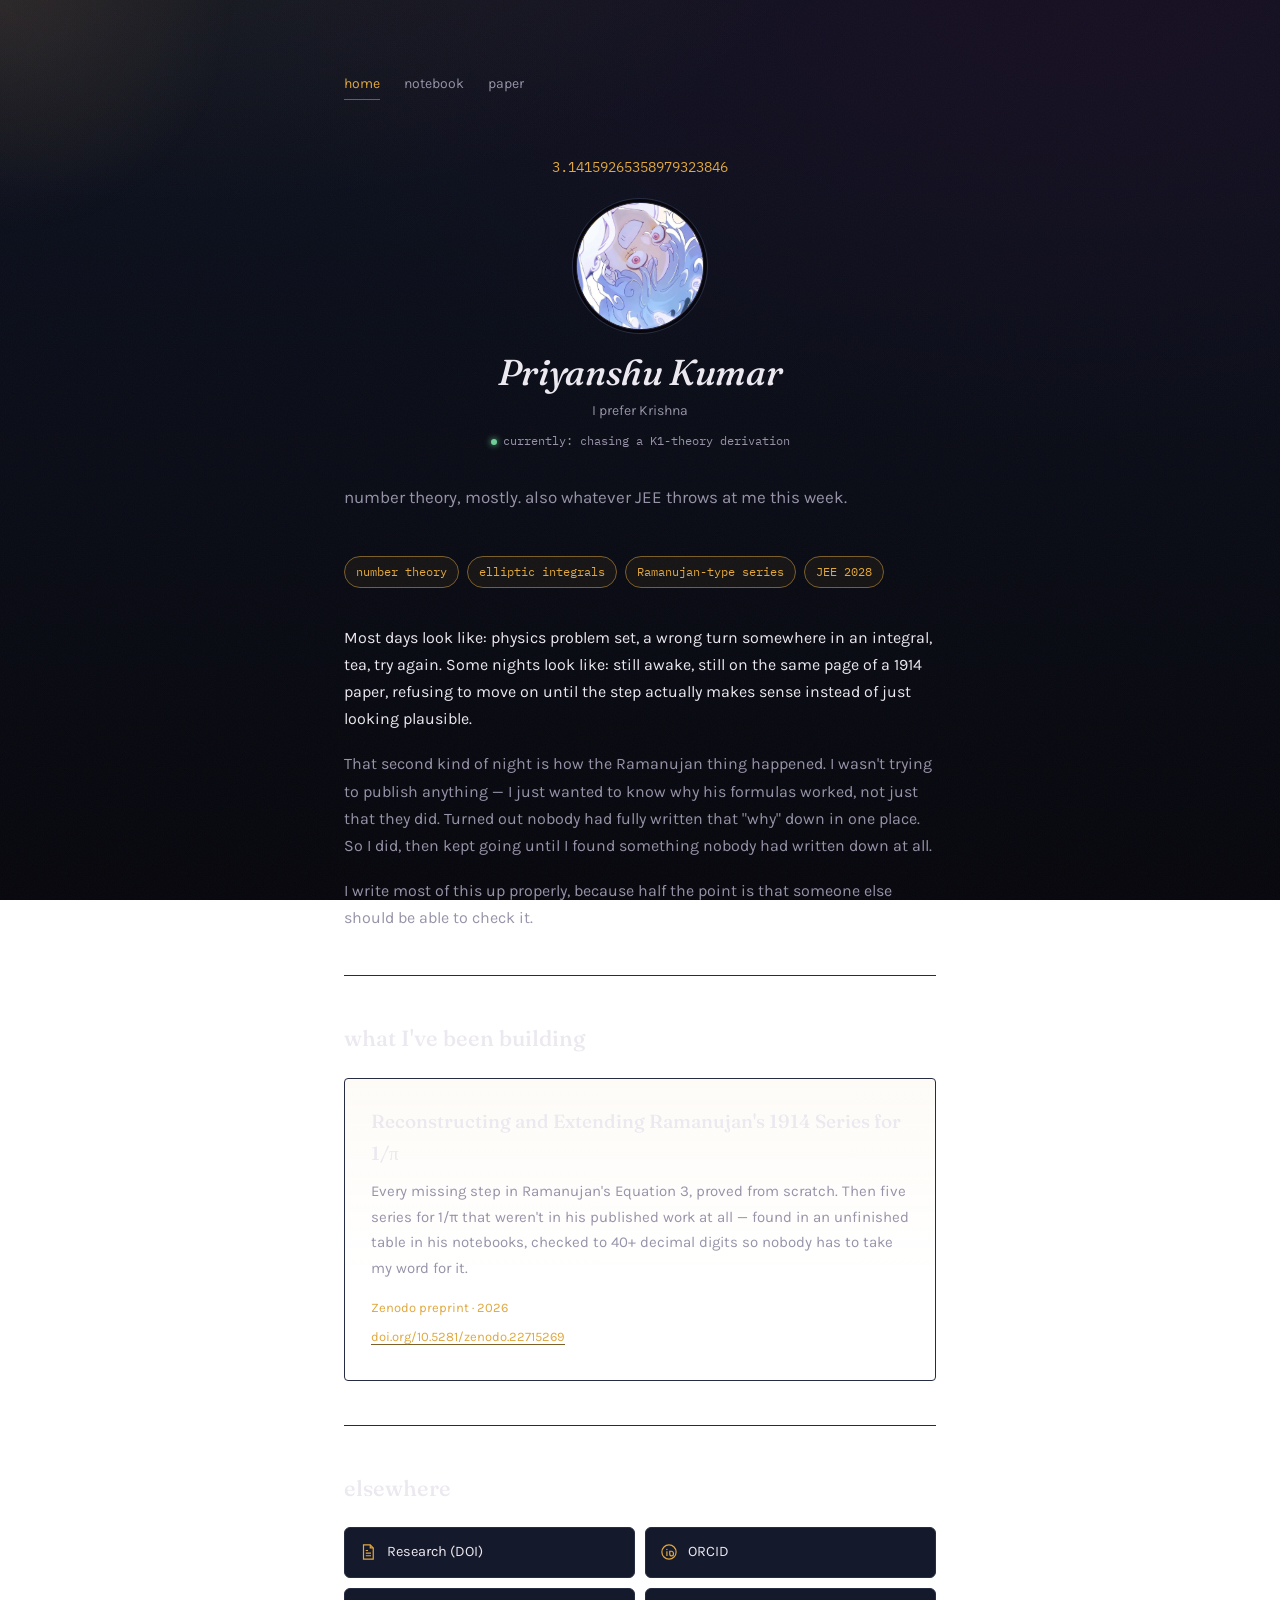
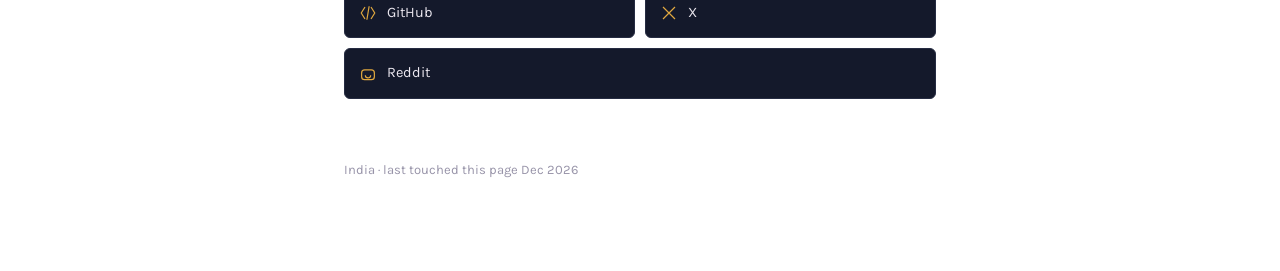
<file: index.html>
<!DOCTYPE html>
<html lang="en">
<head>
<meta charset="UTF-8">
<meta name="viewport" content="width=device-width, initial-scale=1.0">
<title>Priyanshu Kumar</title>
<meta name="description" content="Priyanshu Kumar — independent researcher in number theory. Reconstructing and extending Ramanujan's series for 1/π.">
<link rel="preconnect" href="https://fonts.googleapis.com">
<link rel="preconnect" href="https://fonts.gstatic.com" crossorigin>
<link href="https://fonts.googleapis.com/css2?family=Fraunces:opsz,wght@9..144,400;9..144,500;9..144,600&family=Karla:wght@400;500;600&family=IBM+Plex+Mono:wght@400;500&display=swap" rel="stylesheet">
<link rel="stylesheet" href="styles.css">
</head>
<body>
  <div class="glow" id="glow"></div>
  <div class="wrap">

    <nav class="top">
      <a href="index.html" aria-current="page">home</a>
      <a href="notebook.html">notebook</a>
      <a href="https://doi.org/10.5281/zenodo.22715269">paper</a>
    </nav>

    <div class="mono rise" style="color:var(--accent); font-size:14px; margin-bottom:22px; text-align:center; animation-delay:.05s;" id="heroEq"></div>

    <div class="hero-center rise" style="animation-delay:.1s;">
      <div class="avatar" id="avatar"></div>
      <h1 id="siteName" style="font-size:36px;"></h1>
      <p class="nickname" id="siteNickname"></p>
      <span class="status-line" id="siteStatus"></span>
    </div>

    <p class="lede rise" id="siteLede" style="animation-delay:.2s;"></p>

    <div class="pills rise" id="sitePills" style="animation-delay:.25s;"></div>

    <div id="siteBio"></div>

    <hr class="rule">

    <h2 class="rise">what I've been building</h2>
    <div class="tilt-card rise" id="tiltCard">
      <h3 id="paperTitle"></h3>
      <p id="paperDesc"></p>
      <div class="meta">
        <span id="paperMeta"></span>
        <span><a class="doi" id="paperDoi" href="#"></a></span>
      </div>
    </div>

    <hr class="rule">

    <h2 class="rise">elsewhere</h2>
    <ul class="linkgrid rise" id="siteLinks"></ul>

    <footer class="page" id="siteFooter"></footer>
  </div>

<script src="content.js"></script>
<script>
  // ---- render everything from content.js — this is the only script
  // that needs to know about SITE's structure; edit content.js, not this. ----
  (function(){
    document.getElementById('avatar').innerHTML = SITE.photo
      ? '<img src="' + SITE.photo + '" alt="' + SITE.name + '">'
      : SITE.monogram;
    document.getElementById('siteName').textContent = SITE.name;
    document.getElementById('siteNickname').textContent = SITE.nickname;
    document.getElementById('siteStatus').innerHTML = '<span class="dot"></span>' + SITE.status;
    document.getElementById('siteLede').textContent = SITE.lede;

    var pills = document.getElementById('sitePills');
    SITE.pills.forEach(function(p){
      var span = document.createElement('span');
      span.className = 'pill';
      span.textContent = p;
      pills.appendChild(span);
    });

    var bio = document.getElementById('siteBio');
    SITE.bio.forEach(function(text, i){
      var p = document.createElement('p');
      p.className = i === 0 ? 'rise' : 'muted rise';
      p.style.animationDelay = (0.35 + i * 0.1) + 's';
      p.textContent = text;
      bio.appendChild(p);
    });

    document.getElementById('paperTitle').textContent = SITE.featured.title;
    document.getElementById('paperDesc').textContent = SITE.featured.description;
    document.getElementById('paperMeta').textContent = SITE.featured.meta;
    var doiLink = document.getElementById('paperDoi');
    doiLink.href = SITE.featured.doiUrl;
    doiLink.textContent = SITE.featured.doiLabel;

    var linksEl = document.getElementById('siteLinks');
    SITE.links.forEach(function(l){
      var li = document.createElement('li');
      var svg = '<svg width="18" height="18" viewBox="0 0 24 24" fill="none" stroke="currentColor" stroke-width="1.6">' + (ICONS[l.icon] || '') + '</svg>';
      li.innerHTML = '<a href="' + l.url + '">' + svg + ' ' + l.label + '</a>';
      linksEl.appendChild(li);
    });

    document.getElementById('siteFooter').textContent = SITE.location + ' · last touched this page ' +
      new Date().toLocaleDateString('en-US', { month: 'short', year: 'numeric' });
  })();
</script>

<script>
  // ambient cursor glow — one continuous interactive layer instead of
  // scattered one-off hover effects on individual elements
  (function(){
    var glow = document.getElementById('glow');
    var reduced = window.matchMedia('(prefers-reduced-motion: reduce)').matches;
    if(reduced || window.matchMedia('(hover: none)').matches) return;
    window.addEventListener('mousemove', function(e){
      glow.style.transform = 'translate(' + e.clientX + 'px,' + e.clientY + 'px) translate(-50%,-50%)';
    });
  })();

  // subtle tilt on the featured work card, mouse-position driven
  (function(){
    var card = document.getElementById('tiltCard');
    var reduced = window.matchMedia('(prefers-reduced-motion: reduce)').matches;
    if(reduced || window.matchMedia('(hover: none)').matches) return;
    card.addEventListener('mousemove', function(e){
      var r = card.getBoundingClientRect();
      var x = (e.clientX - r.left) / r.width - 0.5;
      var y = (e.clientY - r.top) / r.height - 0.5;
      card.style.transform = 'perspective(600px) rotateY(' + (x*4) + 'deg) rotateX(' + (-y*4) + 'deg)';
    });
    card.addEventListener('mouseleave', function(){
      card.style.transform = 'perspective(600px) rotateY(0) rotateX(0)';
    });
  })();

  // hero: pi digits typed once on load, subject-grounded rather than decorative
  (function(){
    var el = document.getElementById('heroEq');
    var digits = "3.14159265358979323846";
    var reduced = window.matchMedia('(prefers-reduced-motion: reduce)').matches;
    if(reduced){ el.textContent = "π"; return; }
    var i = 0;
    function tick(){
      if(i <= digits.length){ el.textContent = digits.slice(0, i); i++; setTimeout(tick, 40); }
    }
    setTimeout(tick, 350);
  })();
</script>
</body>
</html>
</file>
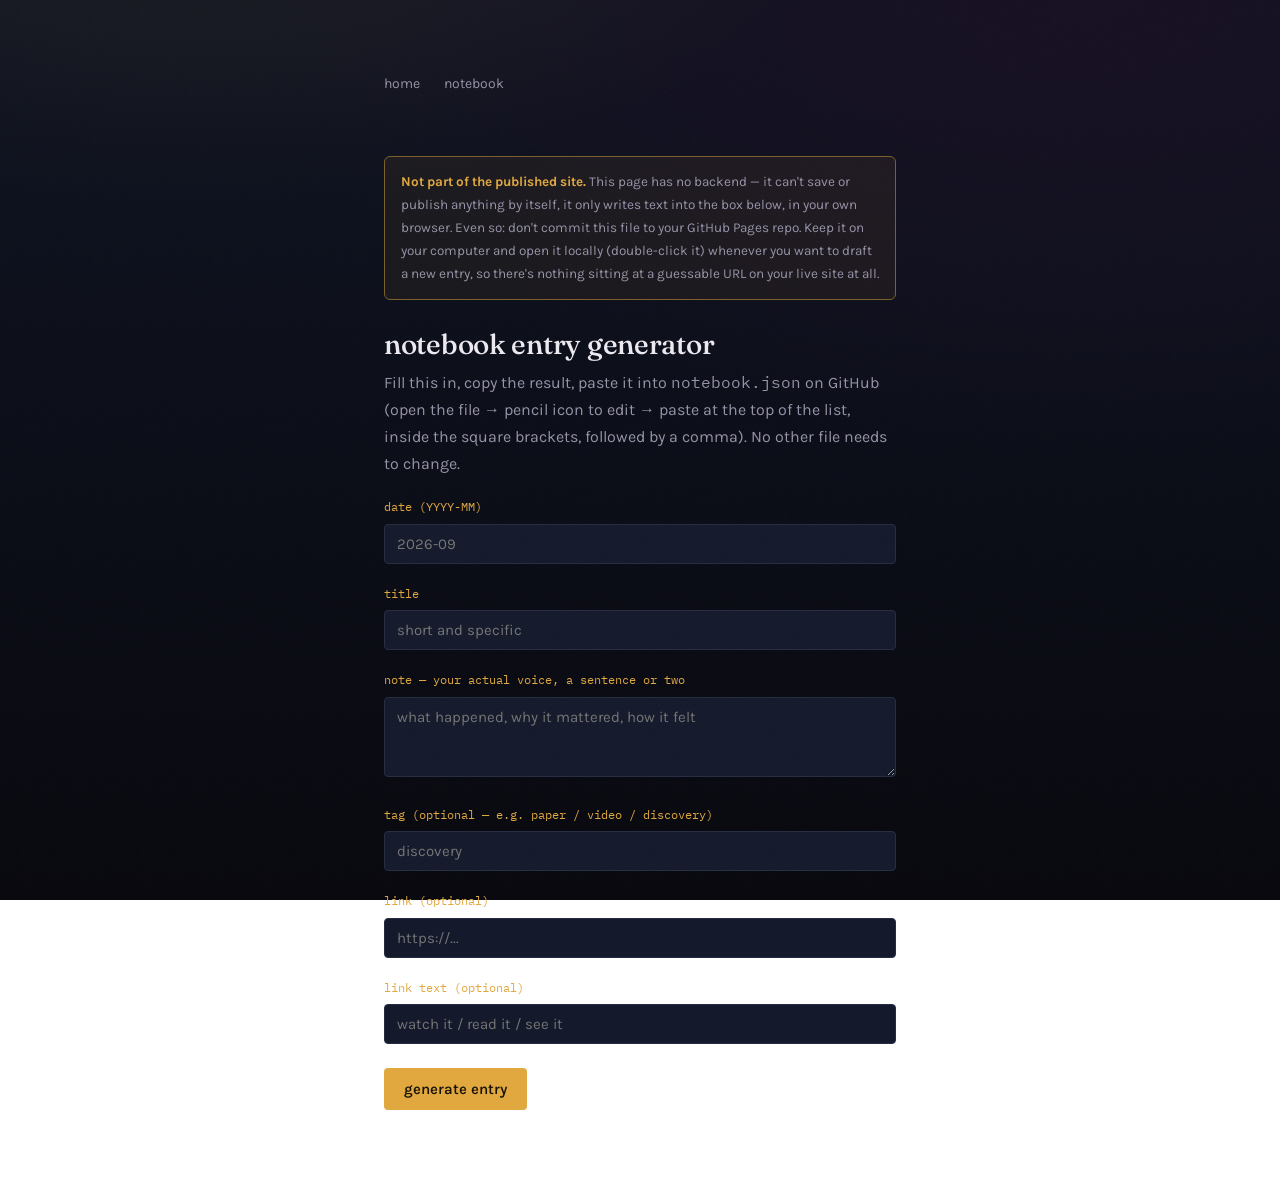
<file: admin.html>
<!DOCTYPE html>
<html lang="en">
<head>
<meta charset="UTF-8">
<meta name="viewport" content="width=device-width, initial-scale=1.0">
<title>admin — notebook entry generator</title>
<link rel="preconnect" href="https://fonts.googleapis.com">
<link rel="preconnect" href="https://fonts.gstatic.com" crossorigin>
<link href="https://fonts.googleapis.com/css2?family=Fraunces:opsz,wght@9..144,500&family=Karla:wght@400;500;600&family=IBM+Plex+Mono:wght@400;500&display=swap" rel="stylesheet">
<link rel="stylesheet" href="styles.css">
<style>
  label{ display:block; font-family:'IBM Plex Mono',monospace; font-size:12px; color:var(--accent); margin: 20px 0 6px; }
  input, textarea{
    width:100%; background:var(--panel); border:1px solid var(--hairline); color:var(--text);
    font-family:'Karla',sans-serif; font-size:15px; padding:10px 12px; border-radius:4px;
  }
  textarea{ min-height:80px; resize:vertical; }
  button{
    margin-top:24px; background:var(--accent); color:#1a1206; border:none;
    font-family:'Karla',sans-serif; font-weight:600; font-size:15px; padding:12px 20px;
    border-radius:4px; cursor:pointer;
  }
  button:hover{ background:var(--glow); }
  pre{
    margin-top:28px; background:var(--bg-deep); border:1px solid var(--hairline); border-radius:4px;
    padding:16px; font-family:'IBM Plex Mono',monospace; font-size:13px; white-space:pre-wrap;
    word-break:break-word; color:var(--text);
  }
  .copybtn{ margin-top:10px; background:transparent; border:1px solid var(--hairline); color:var(--muted); font-weight:400; }
  .copybtn:hover{ background:var(--panel); color:var(--text); }
</style>
</head>
<body>
  <div class="wrap" style="max-width:560px;">
    <nav class="top"><a href="index.html">home</a><a href="notebook.html">notebook</a></nav>

    <div style="border:1px solid var(--accent-dim); background:rgba(224,168,63,0.06); border-radius:6px; padding:14px 16px; margin-bottom:28px; font-size:13.5px; color:var(--muted);">
      <strong style="color:var(--accent);">Not part of the published site.</strong> This page has no backend — it can't save or publish anything by itself, it only writes text into the box below, in your own browser. Even so: don't commit this file to your GitHub Pages repo. Keep it on your computer and open it locally (double-click it) whenever you want to draft a new entry, so there's nothing sitting at a guessable URL on your live site at all.
    </div>

    <h1 style="font-size:28px;">notebook entry generator</h1>
    <p class="muted" style="margin-bottom:8px;">Fill this in, copy the result, paste it into <code class="mono">notebook.json</code> on GitHub (open the file → pencil icon to edit → paste at the top of the list, inside the square brackets, followed by a comma). No other file needs to change.</p>

    <label for="date">date (YYYY-MM)</label>
    <input id="date" placeholder="2026-09">

    <label for="title">title</label>
    <input id="title" placeholder="short and specific">

    <label for="note">note — your actual voice, a sentence or two</label>
    <textarea id="note" placeholder="what happened, why it mattered, how it felt"></textarea>

    <label for="tag">tag (optional — e.g. paper / video / discovery)</label>
    <input id="tag" placeholder="discovery">

    <label for="link">link (optional)</label>
    <input id="link" placeholder="https://...">

    <label for="linkText">link text (optional)</label>
    <input id="linkText" placeholder="watch it / read it / see it">

    <button onclick="generate()">generate entry</button>

    <pre id="output" style="display:none;"></pre>
    <button class="copybtn" id="copyBtn" style="display:none;" onclick="copyOut()">copy to clipboard</button>
  </div>

<script>
function generate(){
  var entry = {
    date: document.getElementById('date').value || 'YYYY-MM',
    tag: document.getElementById('tag').value || '',
    title: document.getElementById('title').value || 'untitled',
    note: document.getElementById('note').value || '',
    link: document.getElementById('link').value || '',
    linkText: document.getElementById('linkText').value || ''
  };
  var json = JSON.stringify(entry, null, 2) + ',';
  var out = document.getElementById('output');
  out.textContent = json;
  out.style.display = 'block';
  document.getElementById('copyBtn').style.display = 'inline-block';
}
function copyOut(){
  navigator.clipboard.writeText(document.getElementById('output').textContent);
  var btn = document.getElementById('copyBtn');
  var old = btn.textContent;
  btn.textContent = 'copied';
  setTimeout(function(){ btn.textContent = old; }, 1200);
}
</script>
</body>
</html>
</file>
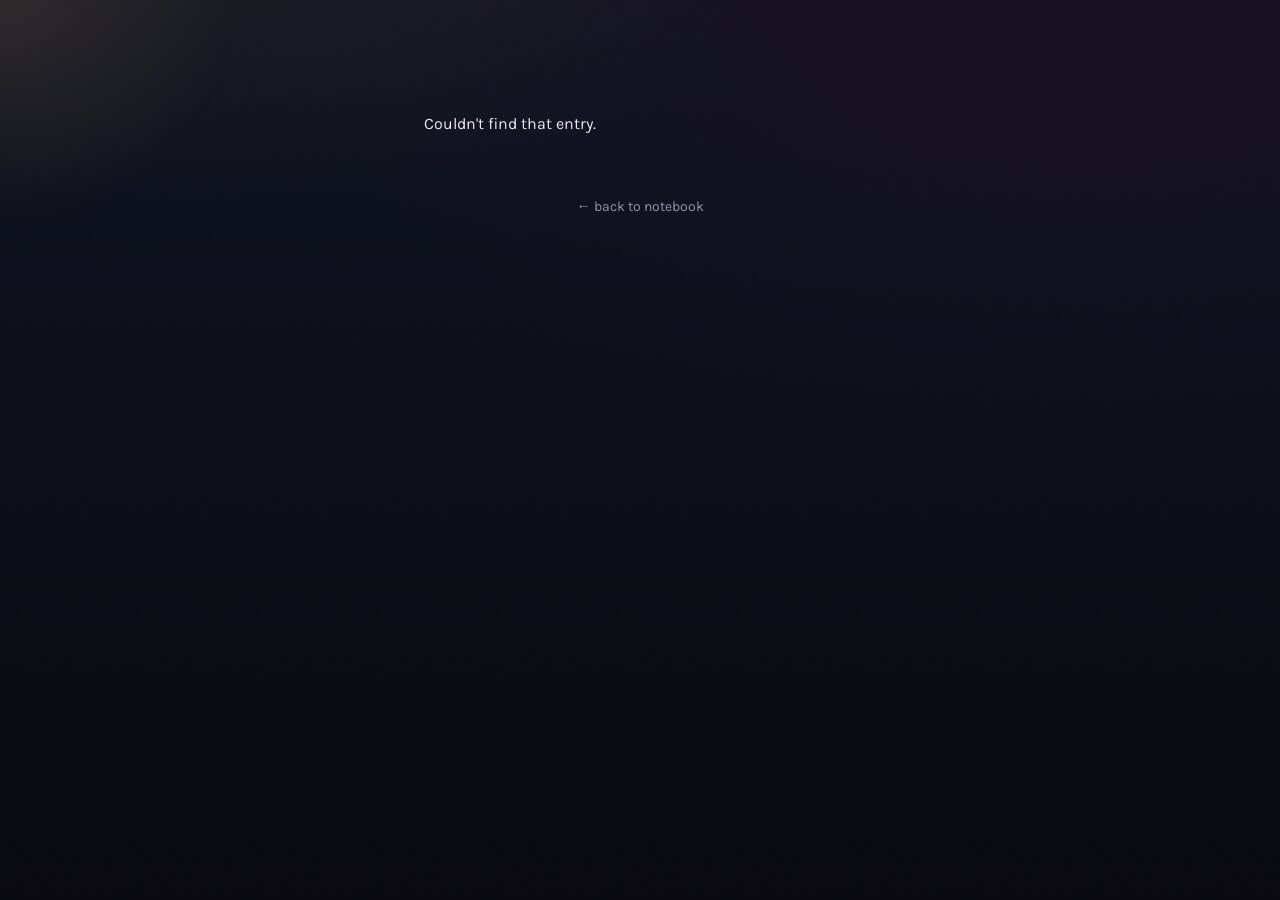
<file: entry.html>
<!DOCTYPE html>
<html lang="en">
<head>
<meta charset="UTF-8">
<meta name="viewport" content="width=device-width, initial-scale=1.0">
<title>Notebook entry — Priyanshu Kumar</title>
<link rel="preconnect" href="https://fonts.googleapis.com">
<link rel="preconnect" href="https://fonts.gstatic.com" crossorigin>
<link href="https://fonts.googleapis.com/css2?family=Fraunces:opsz,wght@9..144,400;9..144,500;9..144,600&family=Karla:wght@400;500;600&family=IBM+Plex+Mono:wght@400;500&display=swap" rel="stylesheet">
<link rel="stylesheet" href="styles.css">
<style>
  /* minimal centered treatment, deliberately simpler than the rest of the site */
  .entry-wrap{
    max-width: 480px;
    margin: 0 auto;
    padding: 110px 24px 90px;
    text-align: center;
    position: relative;
    z-index: 1;
  }
  .entry-wrap .avatar{ margin: 0 auto 28px; width: 56px; height: 56px; font-size: 19px; }
  .entry-wrap .date{ display:block; font-family:'IBM Plex Mono',monospace; font-size:12px; color:var(--accent); margin-bottom: 10px; }
  .entry-wrap .tag{ display:inline-block; font-family:'IBM Plex Mono',monospace; font-size:10.5px; color:var(--accent); border:1px solid var(--accent-dim); border-radius:20px; padding:2px 10px; margin-bottom:16px; }
  .entry-wrap h1{
    font-style: italic;
    font-size: 32px;
    margin-bottom: 24px;
  }
  .entry-wrap p{ color: var(--text); font-size: 16px; text-align: left; }
  .entry-wrap .back{
    display:inline-block; margin-top: 40px; font-size: 14px; color: var(--muted);
    text-decoration:none; border-bottom:1px solid transparent;
  }
  .entry-wrap .back:hover{ color: var(--accent); border-bottom-color: var(--accent-dim); }
</style>
</head>
<body>
  <div class="glow" id="glow"></div>
  <div class="entry-wrap" id="content">
    <p class="muted mono" style="font-size:13px;">loading…</p>
  </div>

<script>
  (function(){
    var glow = document.getElementById('glow');
    var reduced = window.matchMedia('(prefers-reduced-motion: reduce)').matches;
    if(!reduced && !window.matchMedia('(hover: none)').matches){
      window.addEventListener('mousemove', function(e){
        glow.style.transform = 'translate(' + e.clientX + 'px,' + e.clientY + 'px) translate(-50%,-50%)';
      });
    }
  })();

  var params = new URLSearchParams(window.location.search);
  var i = parseInt(params.get('i'), 10);

  fetch('notebook.json')
    .then(function(r){ return r.json(); })
    .then(function(entries){
      var e = entries[i];
      var el = document.getElementById('content');
      if(!e){
        el.innerHTML = '<p class="muted">Couldn\'t find that entry.</p><a class="back" href="notebook.html">← back to notebook</a>';
        return;
      }
      var tagHtml = e.tag ? '<span class="tag">' + e.tag + '</span>' : '';
      var linkHtml = e.link ? '<p style="text-align:center; margin-top:20px;"><a class="back" style="color:var(--accent); border-bottom-color:var(--accent-dim);" href="' + e.link + '">' + (e.linkText || 'link') + ' →</a></p>' : '';
      document.title = e.title + ' — Priyanshu Kumar';
      el.innerHTML =
        '<div class="avatar">PK</div>' +
        '<span class="date">' + e.date + '</span>' +
        tagHtml +
        '<h1 class="serif">' + e.title + '</h1>' +
        '<p>' + e.note + '</p>' +
        linkHtml +
        '<a class="back" href="notebook.html">← back to notebook</a>';
    })
    .catch(function(){
      document.getElementById('content').innerHTML =
        '<p class="muted">notebook.json didn\'t load — open this site through GitHub Pages rather than as a local file.</p><a class="back" href="notebook.html">← back to notebook</a>';
    });
</script>
</body>
</html>
</file>
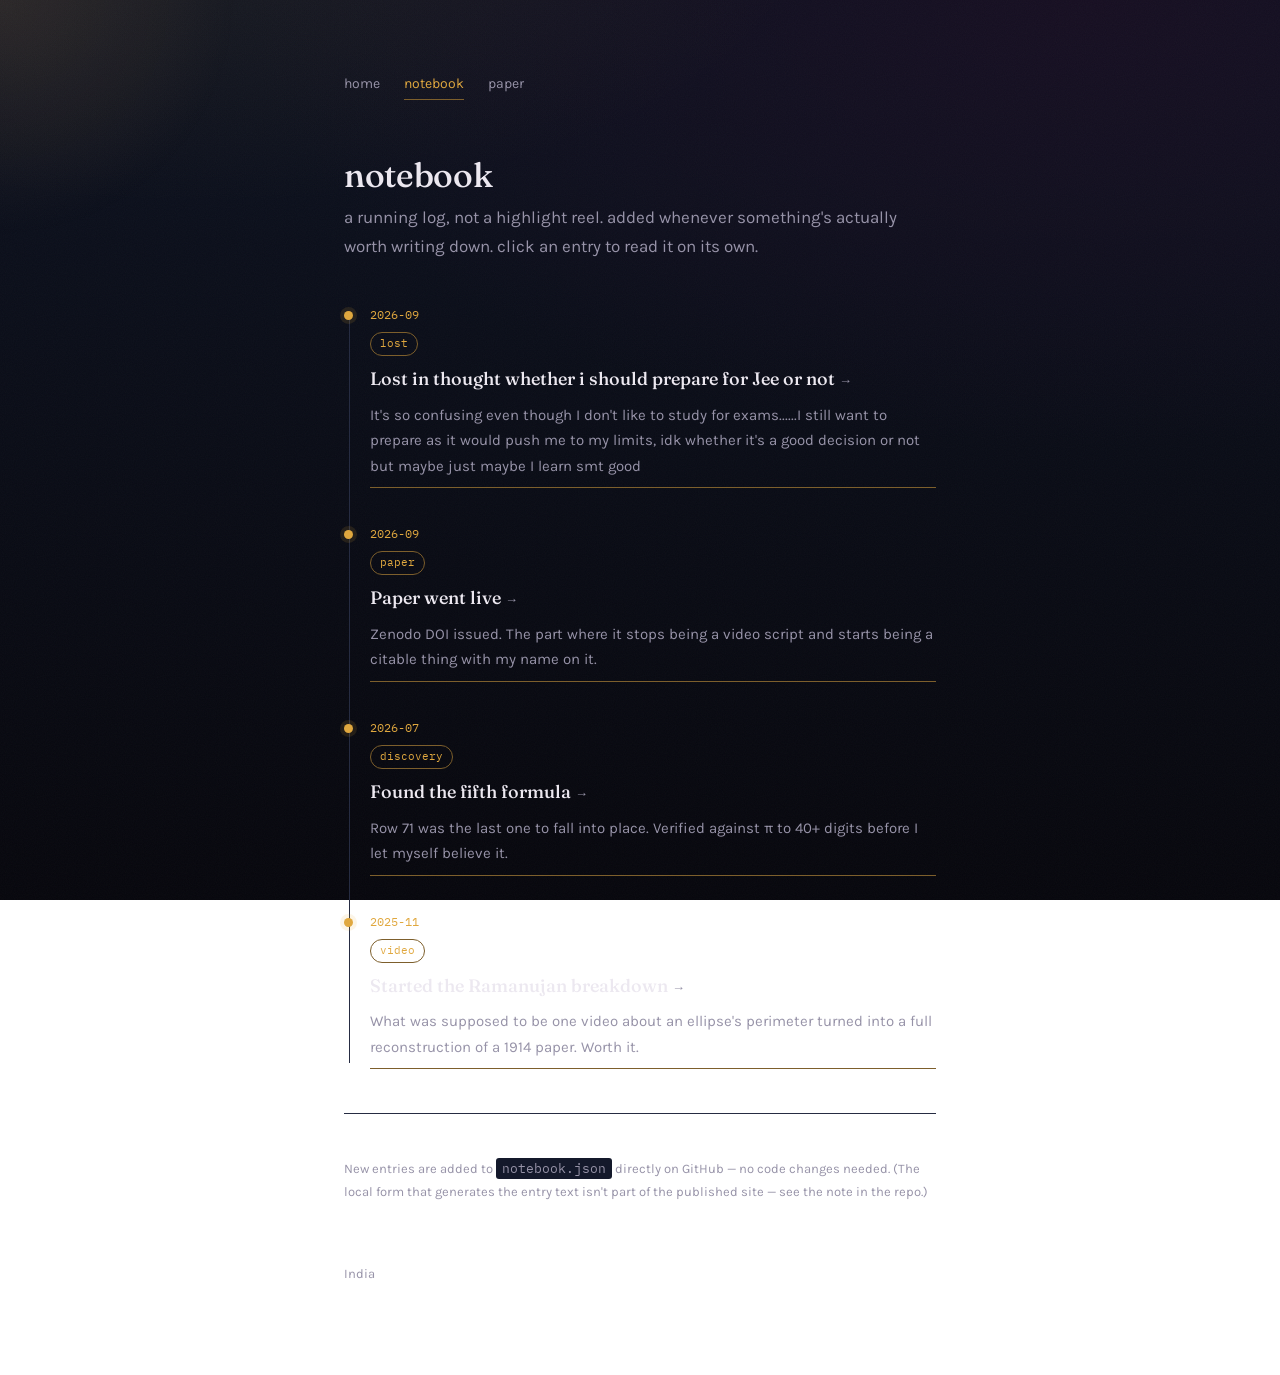
<file: notebook.html>
<!DOCTYPE html>
<html lang="en">
<head>
<meta charset="UTF-8">
<meta name="viewport" content="width=device-width, initial-scale=1.0">
<title>Notebook — Priyanshu Kumar</title>
<link rel="preconnect" href="https://fonts.googleapis.com">
<link rel="preconnect" href="https://fonts.gstatic.com" crossorigin>
<link href="https://fonts.googleapis.com/css2?family=Fraunces:opsz,wght@9..144,400;9..144,500;9..144,600&family=Karla:wght@400;500;600&family=IBM+Plex+Mono:wght@400;500&display=swap" rel="stylesheet">
<link rel="stylesheet" href="styles.css">
<style>
  .entry-link{ display:block; color:inherit; text-decoration:none; }
  .entry-link:hover h3{ color: var(--accent); }
  .entry-link .arrow{ font-size:13px; color: var(--muted); }
</style>
</head>
<body>
  <div class="glow" id="glow"></div>
  <div class="wrap">

    <nav class="top">
      <a href="index.html">home</a>
      <a href="notebook.html" aria-current="page">notebook</a>
      <a href="https://doi.org/10.5281/zenodo.22715269">paper</a>
    </nav>

    <h1 class="rise" style="font-size:34px;">notebook</h1>
    <p class="lede rise" style="animation-delay:.1s;">a running log, not a highlight reel. added whenever something's actually worth writing down. click an entry to read it on its own.</p>

    <div class="timeline" id="timeline">
      <p class="muted mono" style="font-size:13px;">loading…</p>
    </div>

    <hr class="rule">
    <p class="muted" style="font-size:13px;">New entries are added to <code class="mono" style="background:var(--panel); padding:2px 6px; border-radius:3px;">notebook.json</code> directly on GitHub — no code changes needed. (The local form that generates the entry text isn't part of the published site — see the note in the repo.)</p>

    <footer class="page">India</footer>
  </div>

<script>
  (function(){
    var glow = document.getElementById('glow');
    var reduced = window.matchMedia('(prefers-reduced-motion: reduce)').matches;
    if(!reduced && !window.matchMedia('(hover: none)').matches){
      window.addEventListener('mousemove', function(e){
        glow.style.transform = 'translate(' + e.clientX + 'px,' + e.clientY + 'px) translate(-50%,-50%)';
      });
    }
  })();

  fetch('notebook.json')
    .then(function(r){ return r.json(); })
    .then(function(entries){
      var el = document.getElementById('timeline');
      el.innerHTML = '';
      entries.forEach(function(e, i){
        var div = document.createElement('div');
        div.className = 'entry';
        var tagHtml = e.tag ? '<span class="tag">' + e.tag + '</span><br>' : '';
        div.innerHTML =
          '<a class="entry-link" href="entry.html?i=' + i + '">' +
          '<span class="date">' + e.date + '</span>' +
          tagHtml +
          '<h3>' + e.title + ' <span class="arrow">→</span></h3>' +
          '<p>' + e.note + '</p>' +
          '</a>';
        el.appendChild(div);
      });
      var reduced = window.matchMedia('(prefers-reduced-motion: reduce)').matches;
      if(reduced){
        document.querySelectorAll('.entry').forEach(function(x){ x.classList.add('in'); });
        return;
      }
      var io = new IntersectionObserver(function(items){
        items.forEach(function(it){
          if(it.isIntersecting){ it.target.classList.add('in'); io.unobserve(it.target); }
        });
      }, { threshold: 0.15 });
      document.querySelectorAll('.entry').forEach(function(x){ io.observe(x); });
    })
    .catch(function(){
      document.getElementById('timeline').innerHTML =
        '<p class="muted">notebook.json didn\'t load — if you opened this file locally, run a local server instead of double-clicking it (browsers block fetch() on file:// paths). On GitHub Pages this works normally.</p>';
    });
</script>
</body>
</html>
</file>
<file: styles.css>
/* ============================================================
   shared theme — priyanshu kumar
   used by every page. change a value here, it changes everywhere.
   ============================================================ */

:root{
  --bg-a: #170f22;
  --bg-b: #0d1220;
  --bg-deep: #07070d;
  --panel: #14192b;
  --hairline: #262c42;
  --text: #ece8f0;
  --muted: #9793a8;
  --accent: #e0a83f;
  --accent-dim: #7d5f2c;
  --glow: #f2b872;
  --radius: 4px;
}

*{ box-sizing: border-box; }
html{ scroll-behavior: smooth; }

body{
  margin: 0;
  background:
    radial-gradient(ellipse 90% 60% at 15% -10%, rgba(224,168,63,0.07), transparent 55%),
    radial-gradient(ellipse 120% 90% at 85% 0%, var(--bg-a) 0%, transparent 55%),
    linear-gradient(180deg, var(--bg-b) 0%, var(--bg-deep) 100%);
  background-attachment: fixed;
  color: var(--text);
  font-family: 'Karla', sans-serif;
  font-size: 16px;
  line-height: 1.7;
  min-height: 100vh;
  -webkit-font-smoothing: antialiased;
}

.serif{ font-family: 'Fraunces', serif; }
.mono{ font-family: 'IBM Plex Mono', monospace; }

.wrap{
  max-width: 640px;
  margin: 0 auto;
  padding: 72px 24px 90px;
}

@media (max-width: 480px){
  .wrap{ padding: 48px 20px 70px; }
}

/* ---- cursor glow: one ambient interactive layer, not scattered hovers ---- */
.glow{
  position: fixed;
  top: 0; left: 0;
  width: 480px; height: 480px;
  border-radius: 50%;
  background: radial-gradient(circle, rgba(242,184,114,0.10) 0%, transparent 70%);
  pointer-events: none;
  transform: translate(-50%, -50%);
  z-index: 0;
  transition: opacity 0.3s ease;
  will-change: transform;
}
@media (hover: none){ .glow{ display: none; } }

/* ---- nav ---- */
nav.top{
  position: relative;
  z-index: 2;
  display: flex;
  gap: 24px;
  margin-bottom: 56px;
  font-size: 14px;
}
nav.top a{
  color: var(--muted);
  text-decoration: none;
  padding-bottom: 3px;
  border-bottom: 1px solid transparent;
}
nav.top a:hover, nav.top a[aria-current="page"]{
  color: var(--text);
  border-bottom-color: var(--accent-dim);
}
nav.top a[aria-current="page"]{ color: var(--accent); }

/* ---- headings & text ---- */
h1{
  font-family: 'Fraunces', serif;
  font-weight: 500;
  font-size: 42px;
  line-height: 1.15;
  margin: 0 0 8px;
  letter-spacing: -0.01em;
  position: relative;
  z-index: 1;
}
h2{
  font-family: 'Fraunces', serif;
  font-weight: 500;
  font-size: 22px;
  margin: 0 0 20px;
  position: relative;
  z-index: 1;
}
p{ margin: 0 0 18px; color: var(--text); position: relative; z-index: 1; }
p.muted{ color: var(--muted); }
p.lede{ font-size: 17px; color: var(--muted); margin-bottom: 44px; }

.rule{
  border: none;
  border-top: 1px solid var(--hairline);
  margin: 44px 0;
  position: relative;
  z-index: 1;
}

/* ---- fade-up entrance, applied once per element on load ---- */
.rise{
  opacity: 0;
  transform: translateY(10px);
  animation: rise 0.6s ease-out forwards;
}
@keyframes rise{ to{ opacity: 1; transform: translateY(0); } }
@media (prefers-reduced-motion: reduce){
  .rise{ animation: none; opacity: 1; transform: none; }
}

/* ---- links list ---- */
.links{ display: flex; flex-wrap: wrap; padding: 0; margin: 0; list-style: none; position: relative; z-index: 1; }
.links li{ margin: 0 26px 8px 0; }
.links a{
  color: var(--text);
  text-decoration: none;
  font-size: 15px;
  border-bottom: 1px solid transparent;
  transition: border-color 0.15s ease, color 0.15s ease;
}
.links a:hover{ color: var(--accent); border-bottom-color: var(--accent-dim); }

/* ---- featured / tilt card ---- */
.tilt-card{
  border: 1px solid var(--hairline);
  background: linear-gradient(180deg, rgba(224,168,63,0.045), transparent 65%);
  padding: 26px;
  border-radius: var(--radius);
  position: relative;
  z-index: 1;
  transform-style: preserve-3d;
  transition: transform 0.15s ease, border-color 0.2s ease;
}
.tilt-card:hover{ border-color: var(--accent-dim); }
.tilt-card h3{
  font-family: 'Fraunces', serif;
  font-weight: 500;
  font-size: 19px;
  margin: 0 0 10px;
  color: var(--text);
}
.tilt-card p{ font-size: 15px; color: var(--muted); margin-bottom: 16px; }
.tilt-card .meta{ font-size: 13px; color: var(--accent); }
.tilt-card .meta span{ display: block; margin-bottom: 6px; }
.tilt-card a.doi{ color: var(--accent); text-decoration: none; border-bottom: 1px solid var(--accent-dim); }
.tilt-card a.doi:hover{ border-bottom-color: var(--accent); }

/* ---- journey timeline (content is genuinely sequential, so a line + markers is earned here) ---- */
.timeline{ position: relative; z-index: 1; padding-left: 26px; }
.timeline::before{
  content: '';
  position: absolute;
  left: 5px; top: 6px; bottom: 6px;
  width: 1px;
  background: var(--hairline);
}
.entry{ position: relative; margin-bottom: 36px; }
.entry::before{
  content: '';
  position: absolute;
  left: -26px; top: 6px;
  width: 9px; height: 9px;
  border-radius: 50%;
  background: var(--accent);
  box-shadow: 0 0 0 4px rgba(224,168,63,0.12);
}
.entry .date{ font-family: 'IBM Plex Mono', monospace; font-size: 12px; color: var(--accent); margin-bottom: 6px; display: block; }
.entry h3{ font-family: 'Fraunces', serif; font-weight: 500; font-size: 18px; margin: 0 0 8px; }
.entry p{ font-size: 15px; color: var(--muted); margin-bottom: 8px; }
.entry a{ font-size: 14px; color: var(--text); border-bottom: 1px solid var(--accent-dim); text-decoration: none; }
.entry a:hover{ color: var(--accent); }

.entry{ opacity: 0; transform: translateY(14px); transition: opacity 0.6s ease, transform 0.6s ease; }
.entry.in{ opacity: 1; transform: translateY(0); }
@media (prefers-reduced-motion: reduce){
  .entry{ opacity: 1; transform: none; transition: none; }
}

footer.page{
  margin-top: 60px;
  font-size: 13px;
  color: var(--muted);
  position: relative;
  z-index: 1;
}

/* ---- grain texture, adds cosiness without a big asset file ---- */
body::before{
  content: '';
  position: fixed;
  inset: 0;
  pointer-events: none;
  z-index: 0;
  opacity: 0.035;
  background-image: url("data:image/svg+xml,%3Csvg xmlns='http://www.w3.org/2000/svg' width='120' height='120'%3E%3Cfilter id='n'%3E%3CfeTurbulence type='fractalNoise' baseFrequency='0.9' numOctaves='2' stitchTiles='stitch'/%3E%3C/filter%3E%3Crect width='100%25' height='100%25' filter='url(%23n)'/%3E%3C/svg%3E");
}

/* ---- avatar: ready for a real photo, looks intentional either way ---- */
.hero-center{ text-align:center; margin-bottom: 32px; position:relative; z-index:1; }
.avatar{
  width: 128px; height: 128px; border-radius: 50%;
  background: linear-gradient(135deg, var(--accent), #6d4fa0);
  display:flex; align-items:center; justify-content:center;
  font-family:'Fraunces',serif; font-weight:500; font-size:42px; color:#1a1206;
  border: 1px solid var(--hairline);
  box-shadow: 0 0 0 3px var(--bg-deep), 0 0 0 4px var(--hairline);
  overflow: hidden;
  margin: 0 auto 22px;
}
.avatar img{ width:100%; height:100%; object-fit:cover; display:block; }
.hero-center h1{
  font-style: italic;
  text-align: center;
  margin-bottom: 6px;
}
.hero-center .nickname{ font-size:14px; color:var(--muted); margin-bottom:8px; }
.status-line{ font-family:'IBM Plex Mono',monospace; font-size:12px; color:var(--muted); display:block; }
.status-line .dot{
  display:inline-block; width:6px; height:6px; border-radius:50%;
  background:#6fcf97; margin-right:6px; box-shadow:0 0 6px #6fcf97;
}

/* ---- topic pills ---- */
.pills{ display:flex; flex-wrap:wrap; gap:8px; margin: 0 0 36px; position:relative; z-index:1; }
.pill{
  font-family:'IBM Plex Mono',monospace; font-size:11.5px; color: var(--accent);
  border: 1px solid var(--accent-dim);
  background: rgba(224,168,63,0.06);
  padding: 5px 11px; border-radius: 20px;
  white-space: nowrap;
}

/* ---- icon link chips, replaces plain text list ---- */
.linkgrid{
  display:flex; flex-wrap:wrap; gap: 10px;
  padding:0; margin:0; list-style-type:none;
  position:relative; z-index:1;
}
.linkgrid li{
  list-style-type:none; margin:0; padding:0;
  flex: 1 1 220px;
}
.linkgrid a{
  display:flex; align-items:center; gap:10px;
  border: 1px solid var(--hairline);
  border-radius: 6px;
  padding: 12px 14px;
  color: var(--text);
  text-decoration: none;
  font-size: 14.5px;
  background: var(--panel);
  transition: border-color 0.15s ease, transform 0.15s ease;
}
.linkgrid a:hover{ border-color: var(--accent-dim); transform: translateY(-1px); }
.linkgrid svg{ flex-shrink:0; color: var(--accent); }

/* ---- journey entry tag ---- */
.entry .tag{
  display:inline-block; font-family:'IBM Plex Mono',monospace; font-size:10.5px;
  color: var(--accent); border:1px solid var(--accent-dim); border-radius:20px;
  padding: 2px 9px; margin-bottom: 8px; text-transform: lowercase;
}
</file>
